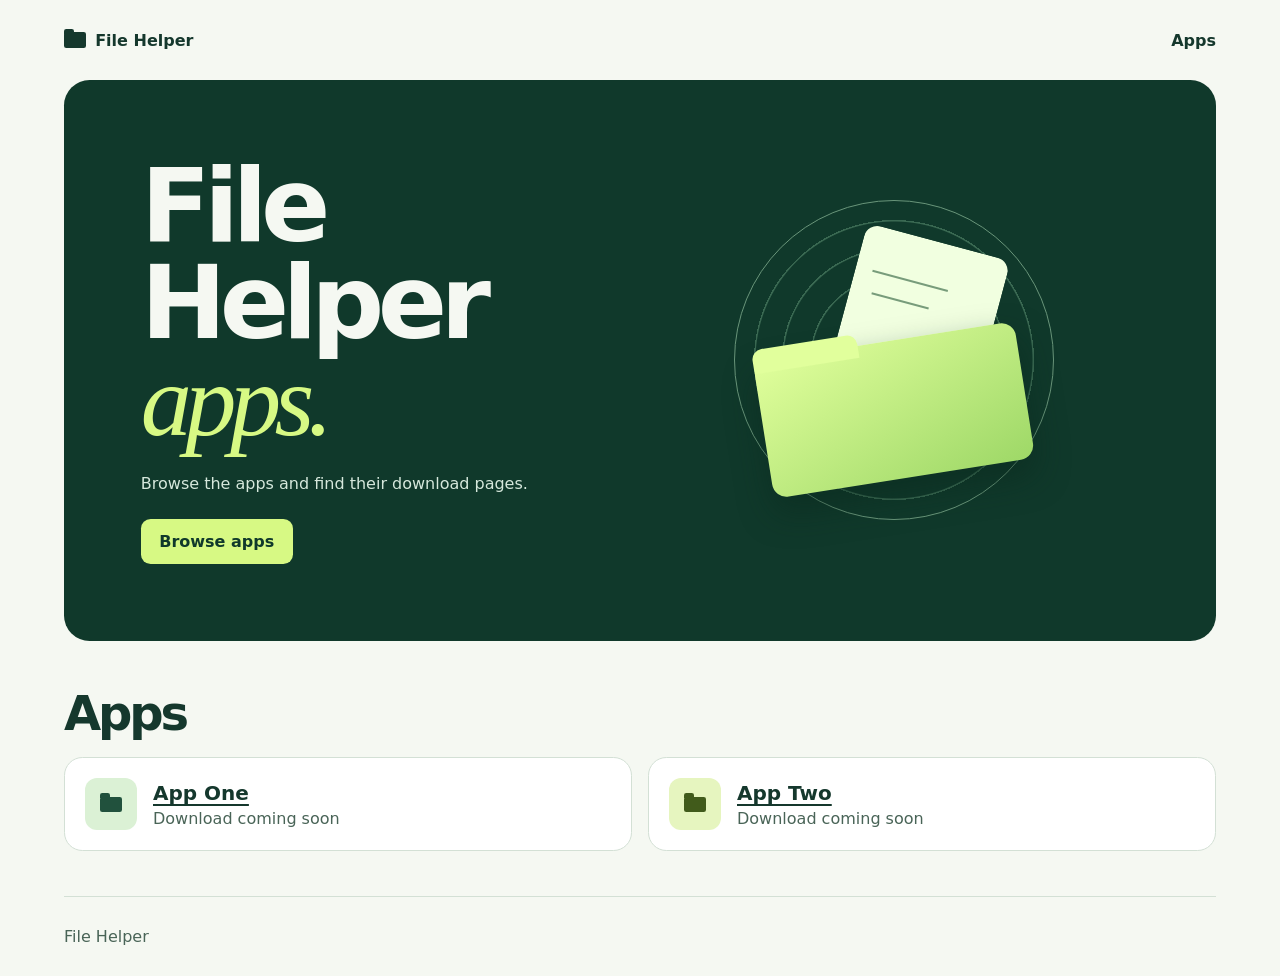
<file: index.html>
﻿<!doctype html>
<html lang="en">
<head>
  <meta charset="utf-8">
  <meta name="viewport" content="width=device-width, initial-scale=1">
  <meta name="description" content="Browse File Helper apps and find their download pages.">
  <title>File Helper</title>
  <link rel="stylesheet" href="styles.css">
</head>
<body>
  <a class="skip" href="#main">Skip to content</a>
  <header class="site-header wrap">
    <a class="brand" href="index.html"><span class="mark" aria-hidden="true"></span>File Helper</a>
    <nav aria-label="Main navigation"><a href="#apps">Apps</a></nav>
  </header>
  <main id="main" class="wrap">
    <section class="hero">
      <div class="hero-copy">
        <h1>File Helper<br><em>apps.</em></h1>
        <p>Browse the apps and find their download pages.</p>
        <a class="button" href="#apps">Browse apps</a>
      </div>
      <div class="art" aria-hidden="true">
        <span class="orbit"></span>
        <span class="paper"></span>
        <span class="folder"></span>
      </div>
    </section>
    <section id="apps" class="apps" aria-labelledby="apps-title">
      <h2 id="apps-title">Apps</h2>
      <div class="cards">
        <article class="card">
          <span class="app-icon" aria-hidden="true"><span class="mark"></span></span>
          <div><h3><a href="app-one.html">App One</a></h3><p>Download coming soon</p></div>
        </article>
        <article class="card">
          <span class="app-icon second" aria-hidden="true"><span class="mark"></span></span>
          <div><h3><a href="app-two.html">App Two</a></h3><p>Download coming soon</p></div>
        </article>
      </div>
    </section>
  </main>
  <footer class="wrap site-footer">File Helper</footer>
</body>
</html>
</file>
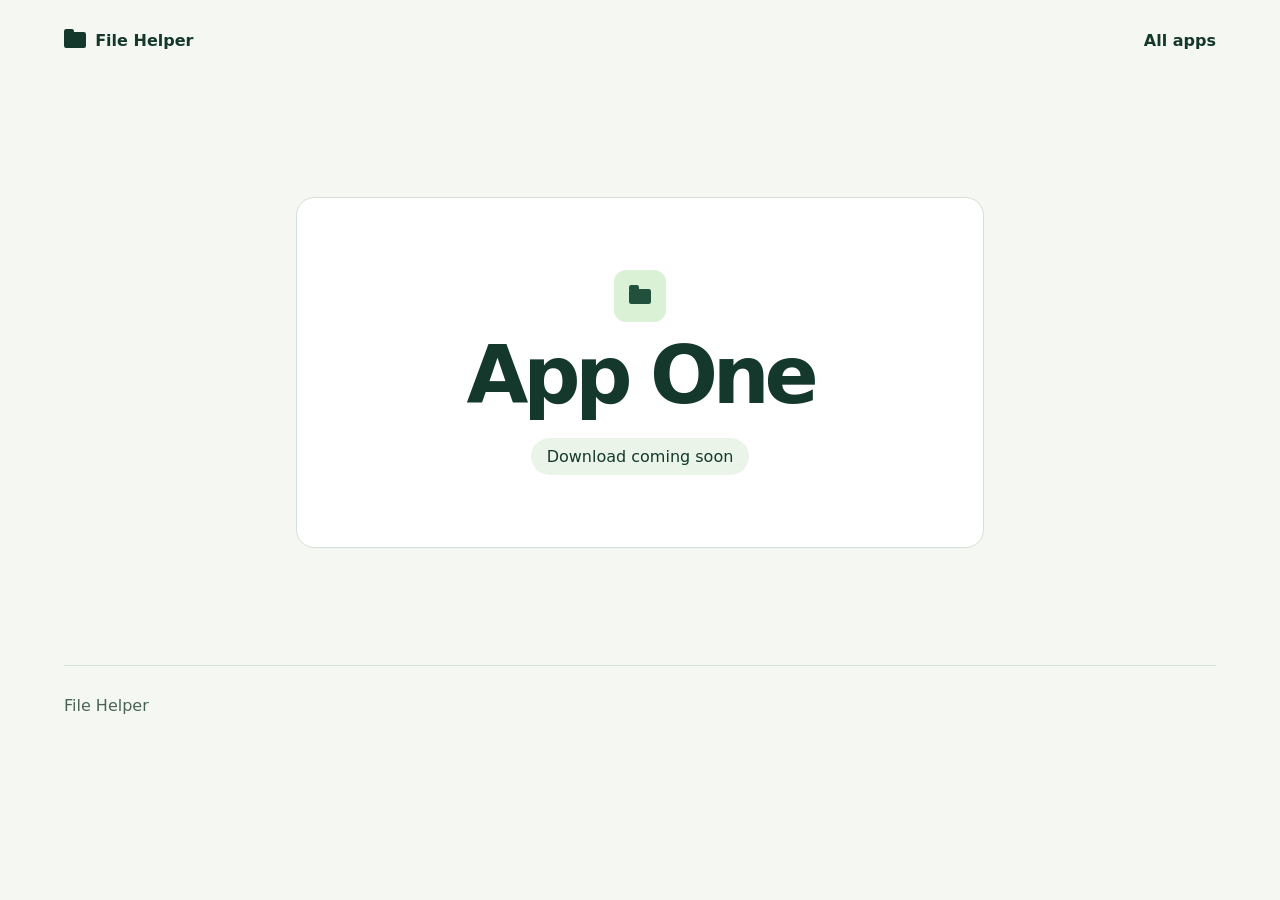
<file: app-one.html>
﻿<!doctype html>
<html lang="en">
<head>
  <meta charset="utf-8">
  <meta name="viewport" content="width=device-width, initial-scale=1">
  <title>Download App One | File Helper</title>
  <link rel="stylesheet" href="styles.css">
</head>
<body>
  <a class="skip" href="#main">Skip to content</a>
  <header class="site-header wrap">
    <a class="brand" href="index.html"><span class="mark" aria-hidden="true"></span>File Helper</a>
    <nav aria-label="Main navigation"><a href="index.html#apps">All apps</a></nav>
  </header>
  <main id="main" class="wrap detail">
    <section class="download" aria-labelledby="app-name">
      <span class="app-icon" aria-hidden="true"><span class="mark"></span></span>
      <h1 id="app-name">App One</h1>
      <!-- When the download is available, replace the paragraph below with:
      <a class="button" href="DOWNLOAD_URL">Download App One</a>
      -->
      <p class="availability">Download coming soon</p>
    </section>
  </main>
  <footer class="wrap site-footer">File Helper</footer>
</body>
</html>
</file>
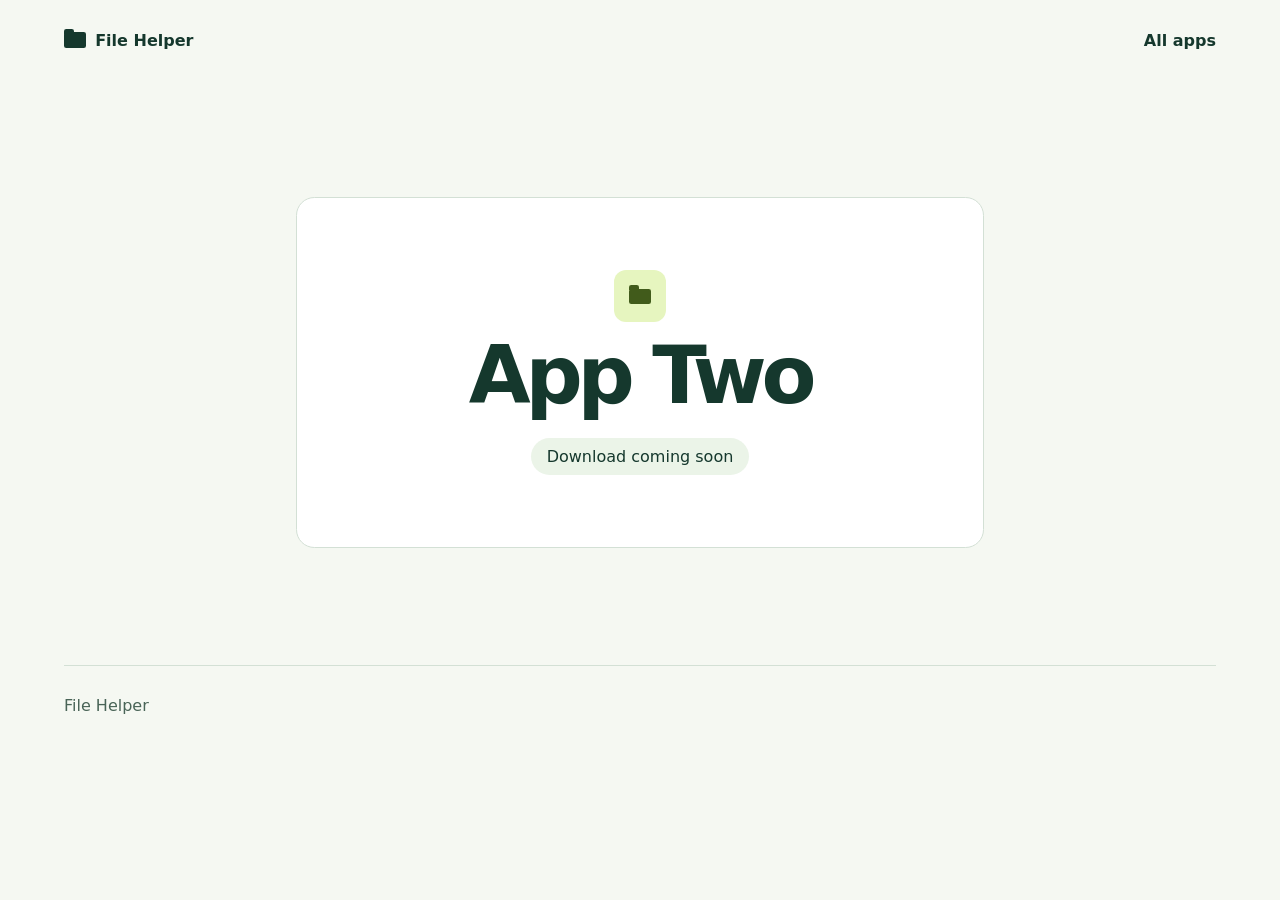
<file: app-two.html>
﻿<!doctype html>
<html lang="en">
<head>
  <meta charset="utf-8">
  <meta name="viewport" content="width=device-width, initial-scale=1">
  <title>Download App Two | File Helper</title>
  <link rel="stylesheet" href="styles.css">
</head>
<body>
  <a class="skip" href="#main">Skip to content</a>
  <header class="site-header wrap">
    <a class="brand" href="index.html"><span class="mark" aria-hidden="true"></span>File Helper</a>
    <nav aria-label="Main navigation"><a href="index.html#apps">All apps</a></nav>
  </header>
  <main id="main" class="wrap detail">
    <section class="download" aria-labelledby="app-name">
      <span class="app-icon second" aria-hidden="true"><span class="mark"></span></span>
      <h1 id="app-name">App Two</h1>
      <!-- When the download is available, replace the paragraph below with:
      <a class="button" href="DOWNLOAD_URL">Download App Two</a>
      -->
      <p class="availability">Download coming soon</p>
    </section>
  </main>
  <footer class="wrap site-footer">File Helper</footer>
</body>
</html>
</file>
<file: styles.css>
﻿:root {
  color-scheme: light;
  --ink: #15382d;
  --muted: #496457;
  --page: #f5f8f2;
  --line: #d3e0d5;
  --dark: #10392b;
  --lime: #d7f984;
  font-family: system-ui, sans-serif;
  color: var(--ink);
  background: var(--page);
}
* { box-sizing: border-box; }
body { margin: 0; }
a { color: inherit; }
a:focus-visible { outline: 3px solid #3e7955; outline-offset: 5px; }
.hero a:focus-visible { outline-color: var(--lime); }
.skip { position: absolute; top: .5rem; left: .5rem; transform: translateY(-200%); }
.skip:focus { transform: none; z-index: 1; background: white; padding: .75rem; }
.wrap { width: min(72rem, calc(100% - 2.5rem)); margin-inline: auto; }
.site-header, .site-footer { display: flex; align-items: center; min-height: 5rem; }
.site-header { justify-content: space-between; gap: 1rem; }
.site-header a { text-decoration: none; font-weight: 650; }
.site-header a:hover { text-decoration: underline; }
.brand { display: inline-flex; align-items: center; gap: .6rem; }
.mark {
  position: relative;
  display: inline-block;
  width: 1.35rem;
  height: .95rem;
  border-radius: .14rem;
  background: currentColor;
}
.mark::before {
  content: "";
  position: absolute;
  left: 0;
  top: -.22rem;
  width: .62rem;
  height: .32rem;
  border-radius: .14rem .14rem 0 0;
  background: inherit;
}
.hero {
  display: grid;
  grid-template-columns: 1fr 1fr;
  gap: 1rem;
  align-items: center;
  padding: clamp(2rem, 6vw, 5rem);
  border-radius: 1.6rem;
  background: var(--dark);
  color: var(--page);
}
h1, h2, h3, p { margin: 0; }
h1, h2 { letter-spacing: -.065em; }
h1 { font-size: clamp(3rem, 8vw, 7rem); line-height: .95; }
h1 em { color: var(--lime); font-family: Georgia, serif; font-weight: 400; }
.hero p { margin: 1.4rem 0; color: #d6e8dc; line-height: 1.55; }
.button {
  display: inline-block;
  padding: .8rem 1.15rem;
  border-radius: .6rem;
  background: var(--lime);
  color: var(--dark);
  text-decoration: none;
  font-weight: 750;
}
.button:hover { background: #ebffbe; }
.art { position: relative; width: min(100%, 25rem); aspect-ratio: 1.25; margin-inline: auto; }
.orbit {
  position: absolute;
  inset: 0 10%;
  border: 1px solid #69957a;
  border-radius: 50%;
  background: repeating-radial-gradient(circle at center, transparent 0 26px, #3a6952 27px 28px);
}
.paper {
  position: absolute;
  z-index: 1;
  inset: 12% 26% 32% 37%;
  border-radius: .85rem;
  background: linear-gradient(#789c7b, #789c7b) 25% 25% / 53% 2px no-repeat,
    linear-gradient(#789c7b, #789c7b) 25% 37% / 40% 2px no-repeat,
    #f1ffe0;
  transform: rotate(15deg);
}
.folder {
  position: absolute;
  z-index: 2;
  inset: 44% 17% 13%;
  border-radius: .9rem;
  background: linear-gradient(155deg, #e1ff9c, #9ed867);
  box-shadow: 0 1rem 2rem #09271b80;
  transform: rotate(-9deg);
}
.folder::before {
  content: "";
  position: absolute;
  top: -.72rem;
  left: 0;
  width: 40%;
  height: 1.5rem;
  background: #e1ff9c;
  border-radius: .65rem .65rem 0 0;
}
.apps { padding-block: 2.8rem; scroll-margin-top: 1rem; }
h2 { margin-bottom: 1rem; font-size: clamp(2rem, 4vw, 3rem); }
.cards { display: grid; grid-template-columns: repeat(2, minmax(0, 1fr)); gap: 1rem; }
.card, .download { background: white; border: 1px solid var(--line); border-radius: 1.15rem; }
.card { position: relative; display: flex; gap: 1rem; align-items: center; padding: 1.25rem; }
.card:hover, .card:focus-within { border-color: #467a56; background: #fbfff8; }
.card h3 { font-size: 1.25rem; }
.card h3 a { text-underline-offset: .2em; }
.card h3 a::after { content: ""; position: absolute; inset: 0; border-radius: inherit; }
.card p { margin-top: .25rem; color: var(--muted); }
.app-icon {
  flex: none;
  display: inline-grid;
  place-items: center;
  width: 3.25rem;
  height: 3.25rem;
  border-radius: .75rem;
  background: #dbf1d5;
  color: #21513d;
}
.app-icon.second { background: #e6f5bf; color: #415b1b; }
.detail { min-height: min(65vh, 38rem); display: grid; place-items: center; padding-block: 2rem; }
.download { width: min(100%, 43rem); padding: clamp(2rem, 7vw, 4.5rem); text-align: center; }
.download h1 { font-size: clamp(2.75rem, 8vw, 5rem); margin: 1rem 0 1.5rem; }
.availability { display: inline-block; background: #ebf4e8; color: var(--ink); border-radius: 2rem; padding: .55rem 1rem; }
.site-footer { border-top: 1px solid var(--line); color: var(--muted); }

@media (max-width: 42rem) {
  .hero { grid-template-columns: 1fr; }
  .art { width: min(85%, 17rem); }
  .cards { grid-template-columns: 1fr; }
}
</file>
